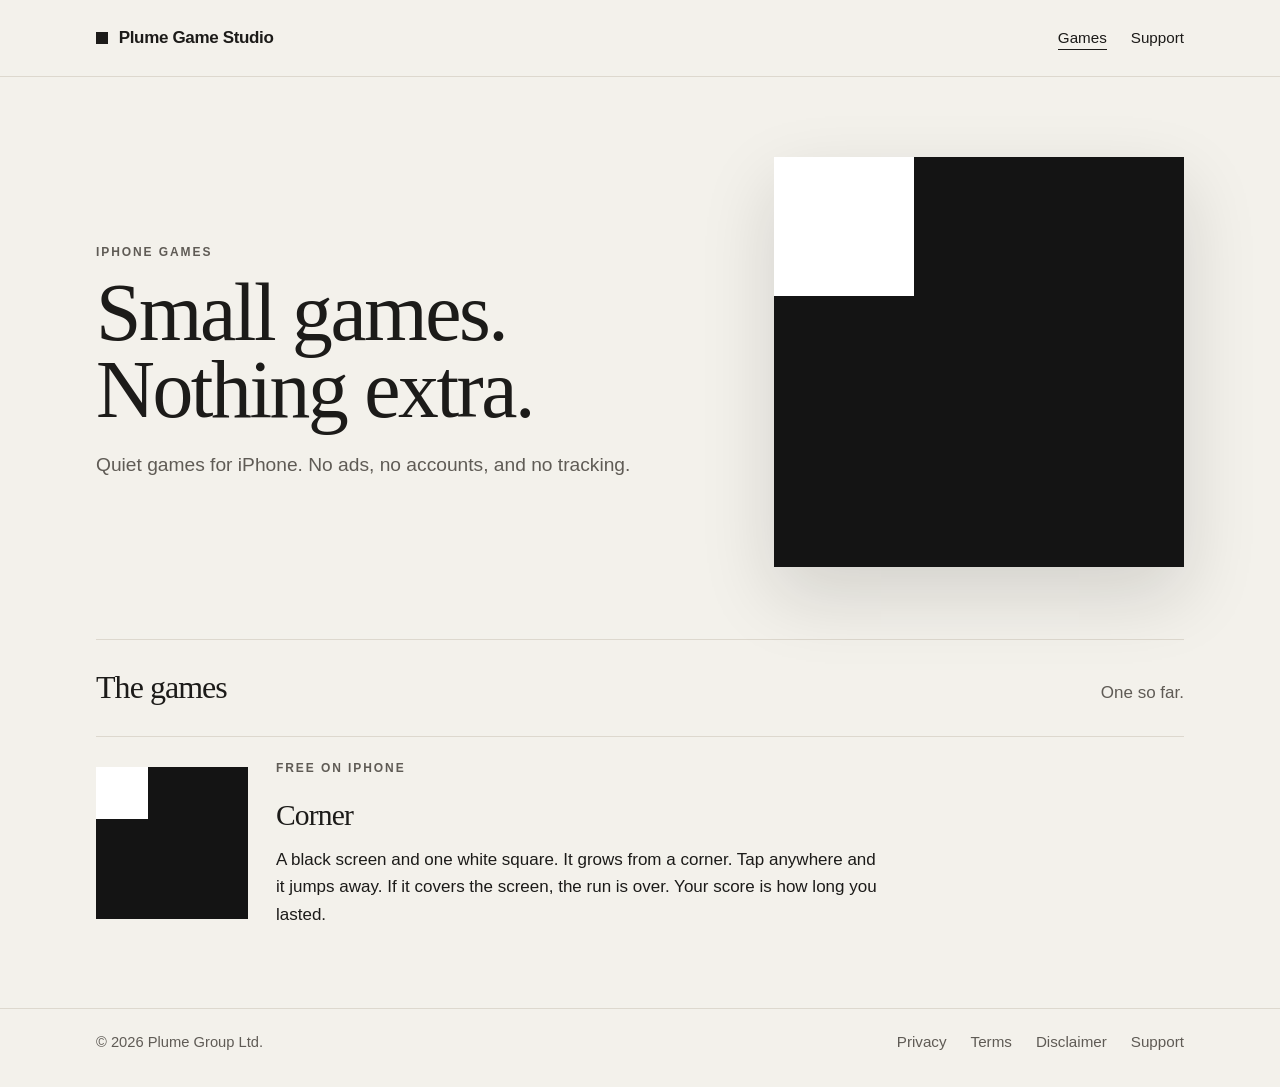
<file: index.html>
<!DOCTYPE html>
<html lang="en">
<head>
  <meta charset="utf-8">
  <meta name="viewport" content="width=device-width, initial-scale=1">
  <title>Plume Game Studio</title>
  <meta name="description" content="Plume Game Studio makes small iPhone games. No ads, no accounts, no tracking. The first game is Corner.">
  <link rel="icon" href="favicon.svg" type="image/svg+xml">
  <link rel="stylesheet" href="css/style.css">
</head>
<body>
  <a class="skip" href="#content">Skip to content</a>
  <header class="site-header">
    <div class="frame">
      <a class="brand" href="index.html"><span class="mark" aria-hidden="true"></span> Plume Game Studio</a>
      <nav class="nav">
        <a href="index.html" aria-current="page">Games</a>
        <a href="support.html">Support</a>
      </nav>
    </div>
  </header>
  <main id="content">
    <section class="hero frame">
      <div>
        <p class="eyebrow">iPhone games</p>
        <h1>Small games.<br>Nothing extra.</h1>
        <p class="lede">Quiet games for iPhone. No ads, no accounts, and no tracking.</p>
      </div>
      <div class="stage" aria-hidden="true"><span class="stage-square"></span></div>
    </section>
    <section class="catalog frame">
      <div class="section-head">
        <h2>The games</h2>
        <p>One so far.</p>
      </div>
      <article class="game">
        <div class="stage stage-sm" aria-hidden="true"><span class="stage-square"></span></div>
        <div>
          <p class="eyebrow">Free on iPhone</p>
          <h3>Corner</h3>
          <p>A black screen and one white square. It grows from a corner. Tap anywhere and it jumps away. If it covers the screen, the run is over. Your score is how long you lasted.</p>
        </div>
      </article>
    </section>
  </main>
  <footer class="site-footer">
    <div class="footer-row frame">
      <p>© 2026 Plume Group Ltd.</p>
      <nav class="nav">
        <a href="privacy.html">Privacy</a>
        <a href="terms.html">Terms</a>
        <a href="disclaimer.html">Disclaimer</a>
        <a href="support.html">Support</a>
      </nav>
    </div>
  </footer>
</body>
</html>
</file>
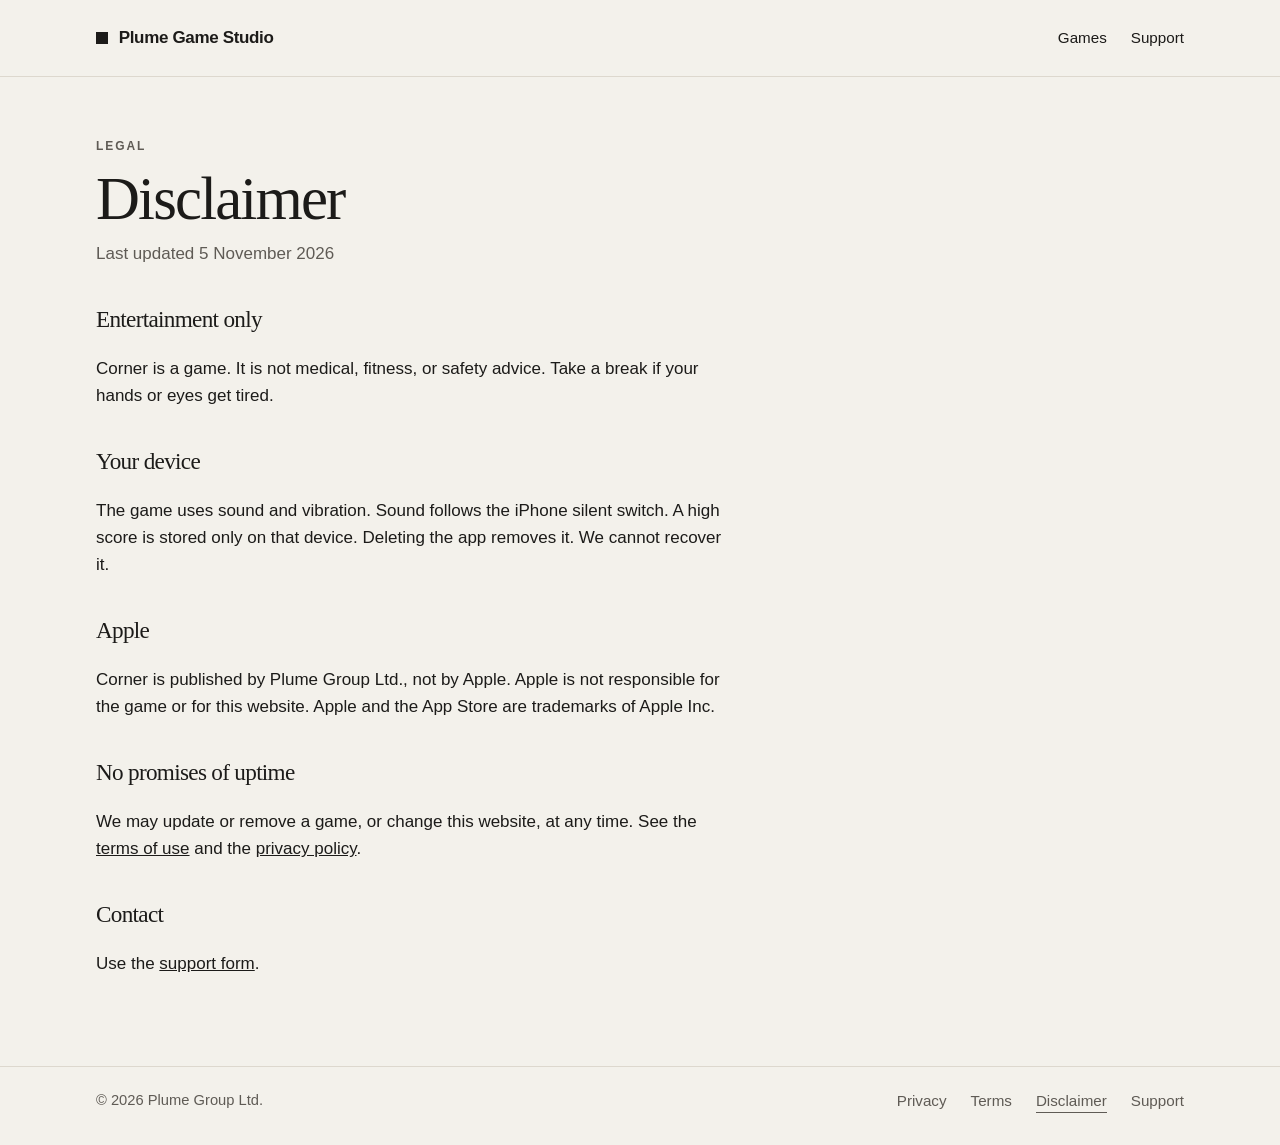
<file: disclaimer.html>
<!DOCTYPE html>
<html lang="en">
<head>
  <meta charset="utf-8">
  <meta name="viewport" content="width=device-width, initial-scale=1">
  <title>Disclaimer — Plume Game Studio</title>
  <meta name="description" content="Disclaimer for Plume Game Studio and the iPhone game Corner.">
  <link rel="icon" href="favicon.svg" type="image/svg+xml">
  <link rel="stylesheet" href="css/style.css">
</head>
<body>
  <a class="skip" href="#content">Skip to content</a>
  <header class="site-header">
    <div class="frame">
      <a class="brand" href="index.html"><span class="mark" aria-hidden="true"></span> Plume Game Studio</a>
      <nav class="nav">
        <a href="index.html">Games</a>
        <a href="support.html">Support</a>
      </nav>
    </div>
  </header>
  <main id="content" class="page frame">
    <div class="prose">
      <p class="eyebrow">Legal</p>
      <h1>Disclaimer</h1>
      <p class="meta">Last updated 5 November 2026</p>

      <h2>Entertainment only</h2>
      <p>Corner is a game. It is not medical, fitness, or safety advice. Take a break if your hands or eyes get tired.</p>

      <h2>Your device</h2>
      <p>The game uses sound and vibration. Sound follows the iPhone silent switch. A high score is stored only on that device. Deleting the app removes it. We cannot recover it.</p>

      <h2>Apple</h2>
      <p>Corner is published by Plume Group Ltd., not by Apple. Apple is not responsible for the game or for this website. Apple and the App Store are trademarks of Apple Inc.</p>

      <h2>No promises of uptime</h2>
      <p>We may update or remove a game, or change this website, at any time. See the <a href="terms.html">terms of use</a> and the <a href="privacy.html">privacy policy</a>.</p>

      <h2>Contact</h2>
      <p>Use the <a href="support.html">support form</a>.</p>
    </div>
  </main>
  <footer class="site-footer">
    <div class="footer-row frame">
      <p>© 2026 Plume Group Ltd.</p>
      <nav class="nav">
        <a href="privacy.html">Privacy</a>
        <a href="terms.html">Terms</a>
        <a href="disclaimer.html" aria-current="page">Disclaimer</a>
        <a href="support.html">Support</a>
      </nav>
    </div>
  </footer>
</body>
</html>
</file>
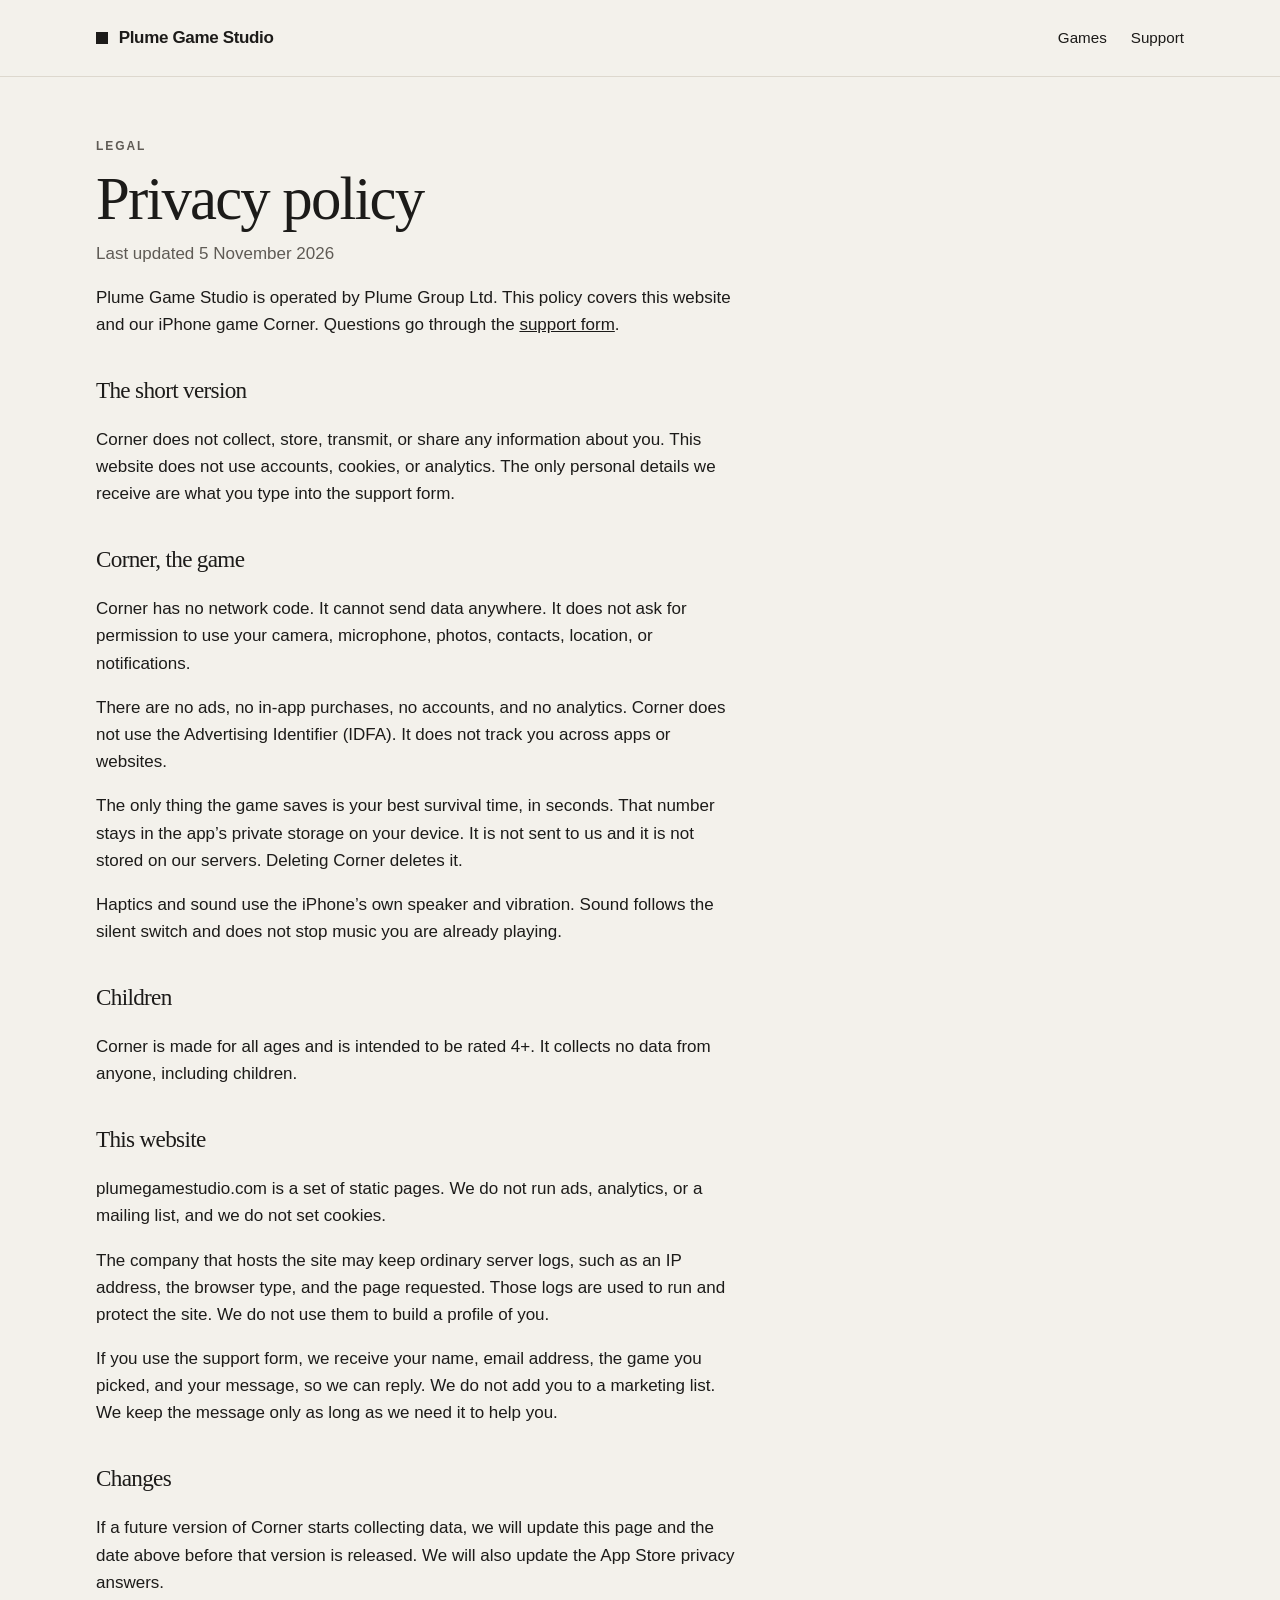
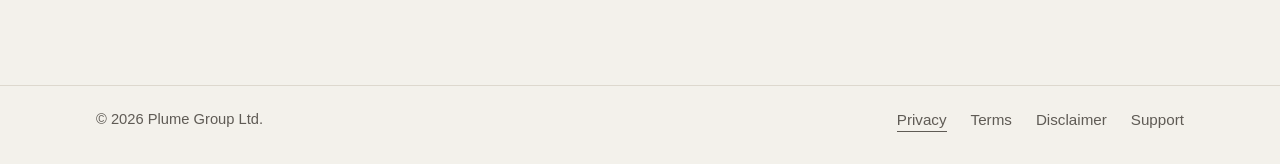
<file: privacy.html>
<!DOCTYPE html>
<html lang="en">
<head>
  <meta charset="utf-8">
  <meta name="viewport" content="width=device-width, initial-scale=1">
  <title>Privacy — Plume Game Studio</title>
  <meta name="description" content="Privacy policy for Plume Game Studio and the iPhone game Corner. The game does not collect personal data.">
  <link rel="icon" href="favicon.svg" type="image/svg+xml">
  <link rel="stylesheet" href="css/style.css">
</head>
<body>
  <a class="skip" href="#content">Skip to content</a>
  <header class="site-header">
    <div class="frame">
      <a class="brand" href="index.html"><span class="mark" aria-hidden="true"></span> Plume Game Studio</a>
      <nav class="nav">
        <a href="index.html">Games</a>
        <a href="support.html">Support</a>
      </nav>
    </div>
  </header>
  <main id="content" class="page frame">
    <div class="prose">
      <p class="eyebrow">Legal</p>
      <h1>Privacy policy</h1>
      <p class="meta">Last updated 5 November 2026</p>
      <p>Plume Game Studio is operated by Plume Group Ltd. This policy covers this website and our iPhone game Corner. Questions go through the <a href="support.html">support form</a>.</p>

      <h2>The short version</h2>
      <p>Corner does not collect, store, transmit, or share any information about you. This website does not use accounts, cookies, or analytics. The only personal details we receive are what you type into the support form.</p>

      <h2>Corner, the game</h2>
      <p>Corner has no network code. It cannot send data anywhere. It does not ask for permission to use your camera, microphone, photos, contacts, location, or notifications.</p>
      <p>There are no ads, no in-app purchases, no accounts, and no analytics. Corner does not use the Advertising Identifier (IDFA). It does not track you across apps or websites.</p>
      <p>The only thing the game saves is your best survival time, in seconds. That number stays in the app’s private storage on your device. It is not sent to us and it is not stored on our servers. Deleting Corner deletes it.</p>
      <p>Haptics and sound use the iPhone’s own speaker and vibration. Sound follows the silent switch and does not stop music you are already playing.</p>

      <h2>Children</h2>
      <p>Corner is made for all ages and is intended to be rated 4+. It collects no data from anyone, including children.</p>

      <h2>This website</h2>
      <p>plumegamestudio.com is a set of static pages. We do not run ads, analytics, or a mailing list, and we do not set cookies.</p>
      <p>The company that hosts the site may keep ordinary server logs, such as an IP address, the browser type, and the page requested. Those logs are used to run and protect the site. We do not use them to build a profile of you.</p>
      <p>If you use the support form, we receive your name, email address, the game you picked, and your message, so we can reply. We do not add you to a marketing list. We keep the message only as long as we need it to help you.</p>

      <h2>Changes</h2>
      <p>If a future version of Corner starts collecting data, we will update this page and the date above before that version is released. We will also update the App Store privacy answers.</p>
    </div>
  </main>
  <footer class="site-footer">
    <div class="footer-row frame">
      <p>© 2026 Plume Group Ltd.</p>
      <nav class="nav">
        <a href="privacy.html" aria-current="page">Privacy</a>
        <a href="terms.html">Terms</a>
        <a href="disclaimer.html">Disclaimer</a>
        <a href="support.html">Support</a>
      </nav>
    </div>
  </footer>
</body>
</html>
</file>
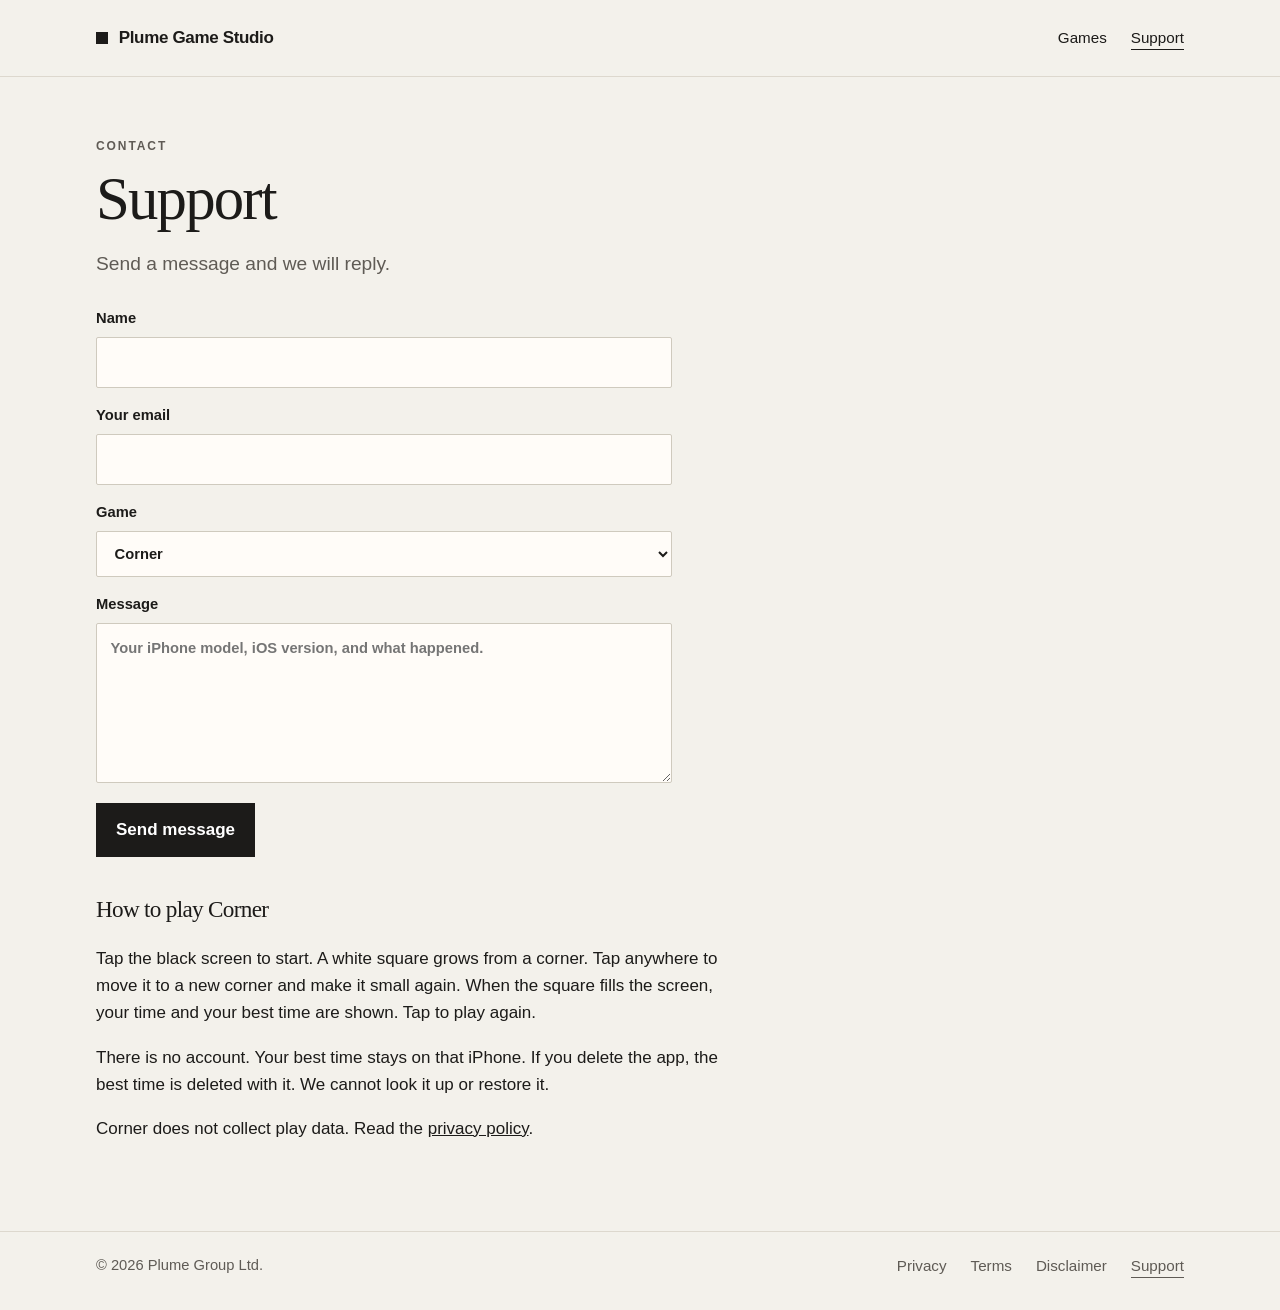
<file: support.html>
<!DOCTYPE html>
<html lang="en">
<head>
  <meta charset="utf-8">
  <meta name="viewport" content="width=device-width, initial-scale=1">
  <title>Support — Plume Game Studio</title>
  <meta name="description" content="Contact Plume Game Studio about Corner. Send a message from this page.">
  <link rel="icon" href="favicon.svg" type="image/svg+xml">
  <link rel="stylesheet" href="css/style.css">
</head>
<body>
  <a class="skip" href="#content">Skip to content</a>
  <header class="site-header">
    <div class="frame">
      <a class="brand" href="index.html"><span class="mark" aria-hidden="true"></span> Plume Game Studio</a>
      <nav class="nav">
        <a href="index.html">Games</a>
        <a href="support.html" aria-current="page">Support</a>
      </nav>
    </div>
  </header>
  <main id="content" class="page frame">
    <div class="prose">
      <p class="eyebrow">Contact</p>
      <h1>Support</h1>
      <p class="lede">Send a message and we will reply.</p>
      <p class="banner" data-banner="sent" hidden>Message sent. We will reply to the address you entered.</p>
      <p class="banner error" data-banner="error" hidden>That message did not send. Check the fields and try again.</p>
      <form class="form" action="send.php" method="post">
        <label>Name
          <input name="name" required maxlength="100" autocomplete="name">
        </label>
        <label>Your email
          <input name="email" type="email" required maxlength="200" autocomplete="email">
        </label>
        <label>Game
          <select name="game">
            <option>Corner</option>
            <option>Something else</option>
          </select>
        </label>
        <label>Message
          <textarea name="message" required maxlength="5000" placeholder="Your iPhone model, iOS version, and what happened."></textarea>
        </label>
        <div class="hp" aria-hidden="true">
          <label>Company
            <input name="company" tabindex="-1" autocomplete="off">
          </label>
        </div>
        <button type="submit">Send message</button>
      </form>
      <h2>How to play Corner</h2>
      <p>Tap the black screen to start. A white square grows from a corner. Tap anywhere to move it to a new corner and make it small again. When the square fills the screen, your time and your best time are shown. Tap to play again.</p>
      <p>There is no account. Your best time stays on that iPhone. If you delete the app, the best time is deleted with it. We cannot look it up or restore it.</p>
      <p>Corner does not collect play data. Read the <a href="privacy.html">privacy policy</a>.</p>
    </div>
  </main>
  <footer class="site-footer">
    <div class="footer-row frame">
      <p>© 2026 Plume Group Ltd.</p>
      <nav class="nav">
        <a href="privacy.html">Privacy</a>
        <a href="terms.html">Terms</a>
        <a href="disclaimer.html">Disclaimer</a>
        <a href="support.html" aria-current="page">Support</a>
      </nav>
    </div>
  </footer>
  <script>
    (function () {
      var params = new URLSearchParams(window.location.search);
      var key = params.has("sent") ? "sent" : params.has("error") ? "error" : "";
      if (!key) return;
      var banner = document.querySelector('[data-banner="' + key + '"]');
      if (banner) banner.hidden = false;
    }());
  </script>
</body>
</html>
</file>
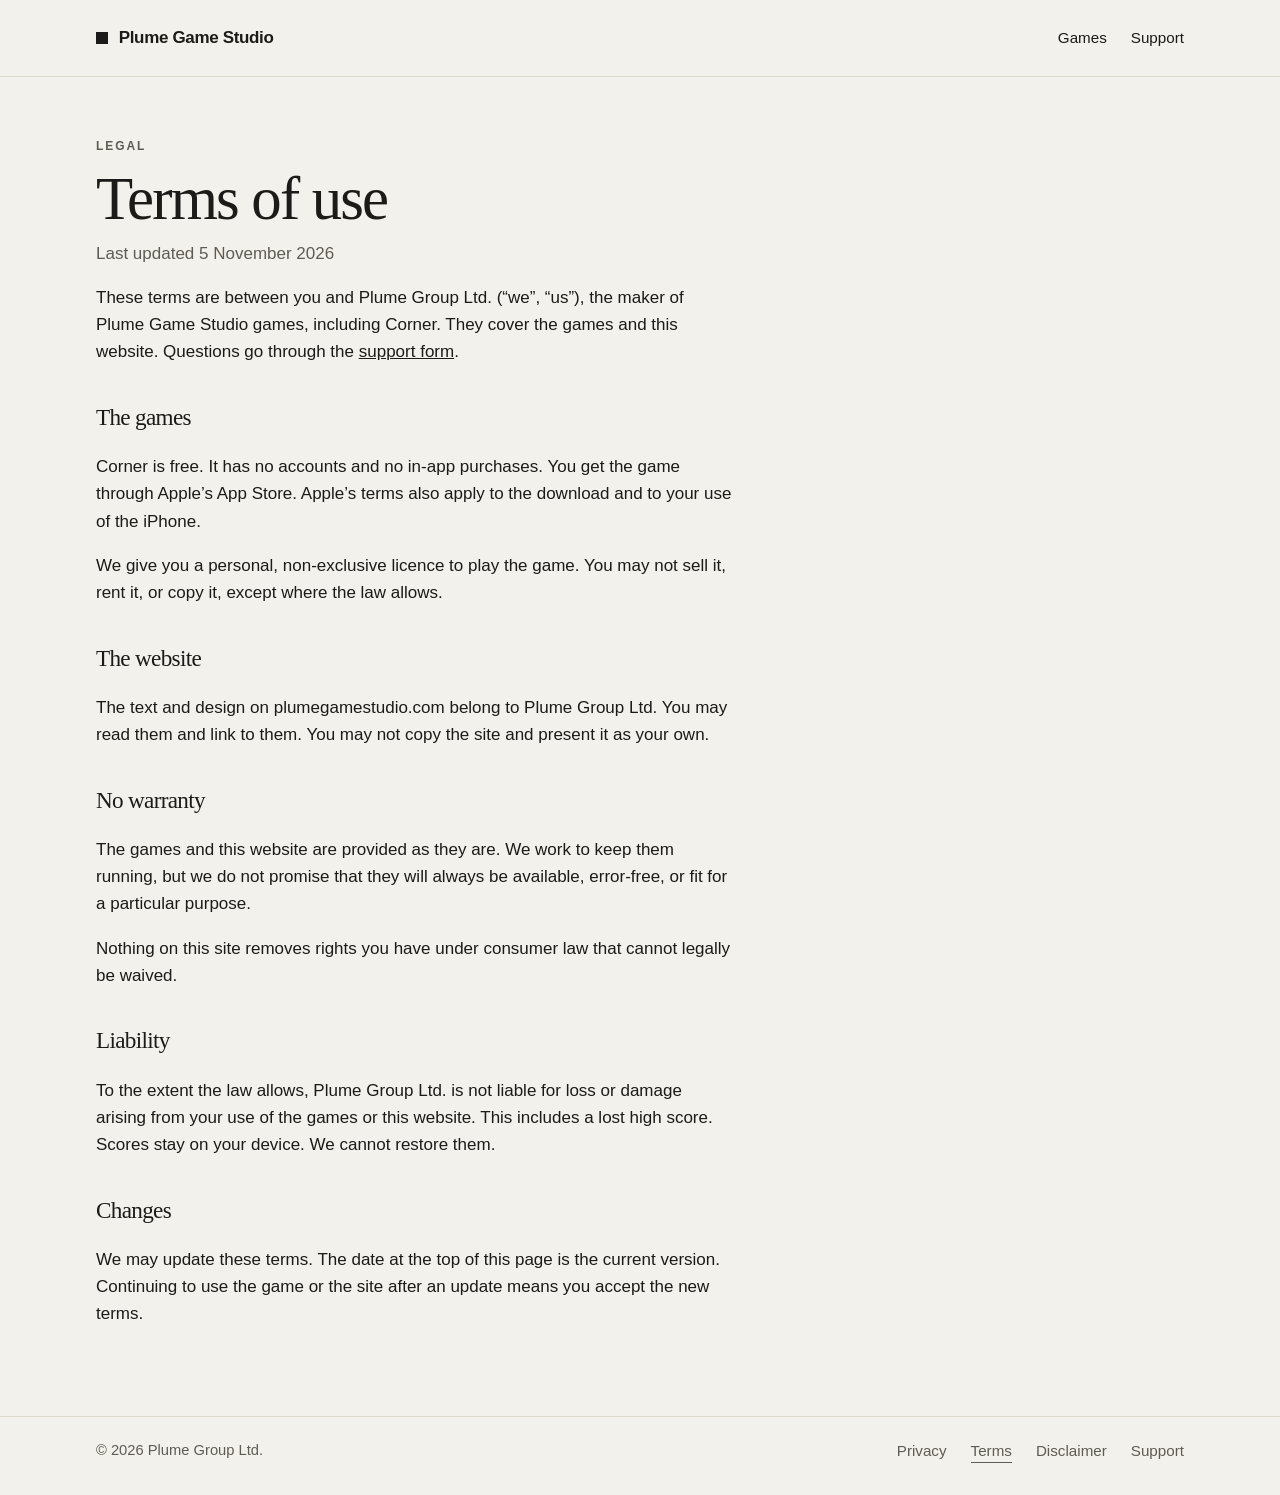
<file: terms.html>
<!DOCTYPE html>
<html lang="en">
<head>
  <meta charset="utf-8">
  <meta name="viewport" content="width=device-width, initial-scale=1">
  <title>Terms — Plume Game Studio</title>
  <meta name="description" content="Terms of use for Plume Game Studio games and plumegamestudio.com.">
  <link rel="icon" href="favicon.svg" type="image/svg+xml">
  <link rel="stylesheet" href="css/style.css">
</head>
<body>
  <a class="skip" href="#content">Skip to content</a>
  <header class="site-header">
    <div class="frame">
      <a class="brand" href="index.html"><span class="mark" aria-hidden="true"></span> Plume Game Studio</a>
      <nav class="nav">
        <a href="index.html">Games</a>
        <a href="support.html">Support</a>
      </nav>
    </div>
  </header>
  <main id="content" class="page frame">
    <div class="prose">
      <p class="eyebrow">Legal</p>
      <h1>Terms of use</h1>
      <p class="meta">Last updated 5 November 2026</p>
      <p>These terms are between you and Plume Group Ltd. (“we”, “us”), the maker of Plume Game Studio games, including Corner. They cover the games and this website. Questions go through the <a href="support.html">support form</a>.</p>

      <h2>The games</h2>
      <p>Corner is free. It has no accounts and no in-app purchases. You get the game through Apple’s App Store. Apple’s terms also apply to the download and to your use of the iPhone.</p>
      <p>We give you a personal, non-exclusive licence to play the game. You may not sell it, rent it, or copy it, except where the law allows.</p>

      <h2>The website</h2>
      <p>The text and design on plumegamestudio.com belong to Plume Group Ltd. You may read them and link to them. You may not copy the site and present it as your own.</p>

      <h2>No warranty</h2>
      <p>The games and this website are provided as they are. We work to keep them running, but we do not promise that they will always be available, error-free, or fit for a particular purpose.</p>
      <p>Nothing on this site removes rights you have under consumer law that cannot legally be waived.</p>

      <h2>Liability</h2>
      <p>To the extent the law allows, Plume Group Ltd. is not liable for loss or damage arising from your use of the games or this website. This includes a lost high score. Scores stay on your device. We cannot restore them.</p>

      <h2>Changes</h2>
      <p>We may update these terms. The date at the top of this page is the current version. Continuing to use the game or the site after an update means you accept the new terms.</p>
    </div>
  </main>
  <footer class="site-footer">
    <div class="footer-row frame">
      <p>© 2026 Plume Group Ltd.</p>
      <nav class="nav">
        <a href="privacy.html">Privacy</a>
        <a href="terms.html" aria-current="page">Terms</a>
        <a href="disclaimer.html">Disclaimer</a>
        <a href="support.html">Support</a>
      </nav>
    </div>
  </footer>
</body>
</html>
</file>
<file: css/style.css>
:root {
  color-scheme: light;
  --bg: #f3f1eb;
  --ink: #1c1b19;
  --muted: #5f5b55;
  --line: #ddd8ce;
  --paper: #fffcf8;
  --stage: #141414;
}

* { box-sizing: border-box; }

body {
  margin: 0;
  background: var(--bg);
  color: var(--ink);
  font-family: "Avenir Next", Avenir, "Segoe UI", Helvetica, Arial, sans-serif;
  font-size: 1.0625rem;
  line-height: 1.6;
}

a { color: inherit; }

a:focus-visible,
button:focus-visible,
input:focus-visible,
select:focus-visible,
textarea:focus-visible {
  outline: 2px solid var(--ink);
  outline-offset: 2px;
}

.skip {
  position: absolute;
  left: 1rem;
  top: -4rem;
  background: var(--paper);
  padding: 0.4rem 0.7rem;
}

.skip:focus { top: 1rem; }

.frame {
  width: min(68rem, calc(100% - 3rem));
  margin-inline: auto;
}

.site-header { border-bottom: 1px solid var(--line); }

.site-header .frame,
.footer-row {
  display: flex;
  justify-content: space-between;
  align-items: center;
  gap: 1.5rem;
}

.site-header .frame { min-height: 4.75rem; }

.brand {
  display: inline-flex;
  align-items: center;
  gap: 0.7rem;
  color: inherit;
  font-weight: 600;
  letter-spacing: -0.02em;
  text-decoration: none;
}

.mark {
  width: 0.72rem;
  height: 0.72rem;
  background: var(--ink);
  flex: none;
}

.nav { display: flex; gap: 1.5rem; }

.nav a {
  color: inherit;
  font-size: 0.95rem;
  text-decoration: none;
}

.nav a[aria-current="page"] { box-shadow: inset 0 -1px 0 currentColor; }

.hero {
  display: grid;
  grid-template-columns: minmax(0, 1.2fr) minmax(14rem, 0.8fr);
  gap: 4rem;
  align-items: center;
  padding: 5rem 0 4.5rem;
}

.eyebrow {
  margin: 0 0 0.85rem;
  color: var(--muted);
  font-size: 0.75rem;
  font-weight: 600;
  letter-spacing: 0.16em;
  text-transform: uppercase;
}

h1, h2, h3 {
  font-family: "Iowan Old Style", "Palatino Linotype", Palatino, Georgia, serif;
  font-weight: 500;
  letter-spacing: -0.03em;
}

h1 {
  margin: 0;
  font-size: clamp(3.1rem, 6.4vw, 5.1rem);
  line-height: 0.94;
}

h2 { margin: 0; font-size: 2rem; }

h3 { margin: 0 0 0.45rem; font-size: 1.85rem; }

.lede {
  margin: 1.35rem 0 0;
  max-width: 34rem;
  color: var(--muted);
  font-size: 1.2rem;
}

.stage {
  position: relative;
  aspect-ratio: 1;
  background: var(--stage);
  box-shadow: 0 28px 70px rgba(20, 20, 20, 0.14);
}

.stage-square {
  position: absolute;
  top: 0;
  left: 0;
  width: 34%;
  height: 34%;
  background: #fff;
}

.catalog { padding-bottom: 5rem; }

.section-head {
  display: flex;
  justify-content: space-between;
  align-items: baseline;
  gap: 1rem;
  padding-top: 1.4rem;
  border-top: 1px solid var(--line);
}

.section-head p { margin: 0; color: var(--muted); }

.game {
  display: grid;
  grid-template-columns: 9.5rem minmax(0, 1fr);
  gap: 1.75rem;
  align-items: center;
  margin-top: 1.4rem;
  padding-top: 1.4rem;
  border-top: 1px solid var(--line);
}

.stage-sm { box-shadow: none; }

.game p:last-child { margin: 0; max-width: 38rem; }

.page {
  padding: 3.75rem 0 4.5rem;
}

.page h1 { font-size: clamp(2.6rem, 5vw, 3.8rem); }

.prose { max-width: 40rem; }

.prose h2 { margin: 2.1rem 0 0.45rem; font-size: 1.45rem; }

.meta { margin: 0.8rem 0 0; color: var(--muted); }

.form {
  display: grid;
  gap: 1rem;
  max-width: 36rem;
  margin-top: 1.75rem;
}

label {
  display: grid;
  gap: 0.4rem;
  font-size: 0.92rem;
  font-weight: 600;
}

input, select, textarea {
  width: 100%;
  padding: 0.8rem 0.85rem;
  border: 1px solid #cfcabe;
  border-radius: 2px;
  background: var(--paper);
  color: var(--ink);
  font: inherit;
}

textarea { min-height: 10rem; resize: vertical; }

button {
  justify-self: start;
  margin-top: 0.25rem;
  padding: 0.85rem 1.25rem;
  border: 0;
  background: var(--ink);
  color: #fff;
  font: inherit;
  font-weight: 600;
  cursor: pointer;
}

button:hover { background: #000; }

.hp {
  position: absolute;
  left: -10000px;
  width: 1px;
  height: 1px;
  overflow: hidden;
}

.banner {
  max-width: 36rem;
  margin: 1.4rem 0 0;
  padding: 0.9rem 1rem;
  background: var(--paper);
  border: 1px solid var(--line);
}

.banner.error { border-color: #8d4038; }

.site-footer { border-top: 1px solid var(--line); }

.footer-row {
  padding: 1.35rem 0 2rem;
  color: var(--muted);
  font-size: 0.92rem;
}

.footer-row p { margin: 0; }

.footer-row a { color: inherit; text-decoration: none; }

.footer-row a:hover,
.nav a:hover,
.prose a:hover { text-decoration: underline; text-underline-offset: 0.18rem; }

@media (max-width: 48rem) {
  .hero, .game { grid-template-columns: 1fr; }
  .stage { width: min(100%, 16rem); }
  .site-header .frame,
  .footer-row { align-items: flex-start; flex-direction: column; }
  .footer-row { gap: 0.8rem; }
}
</file>
